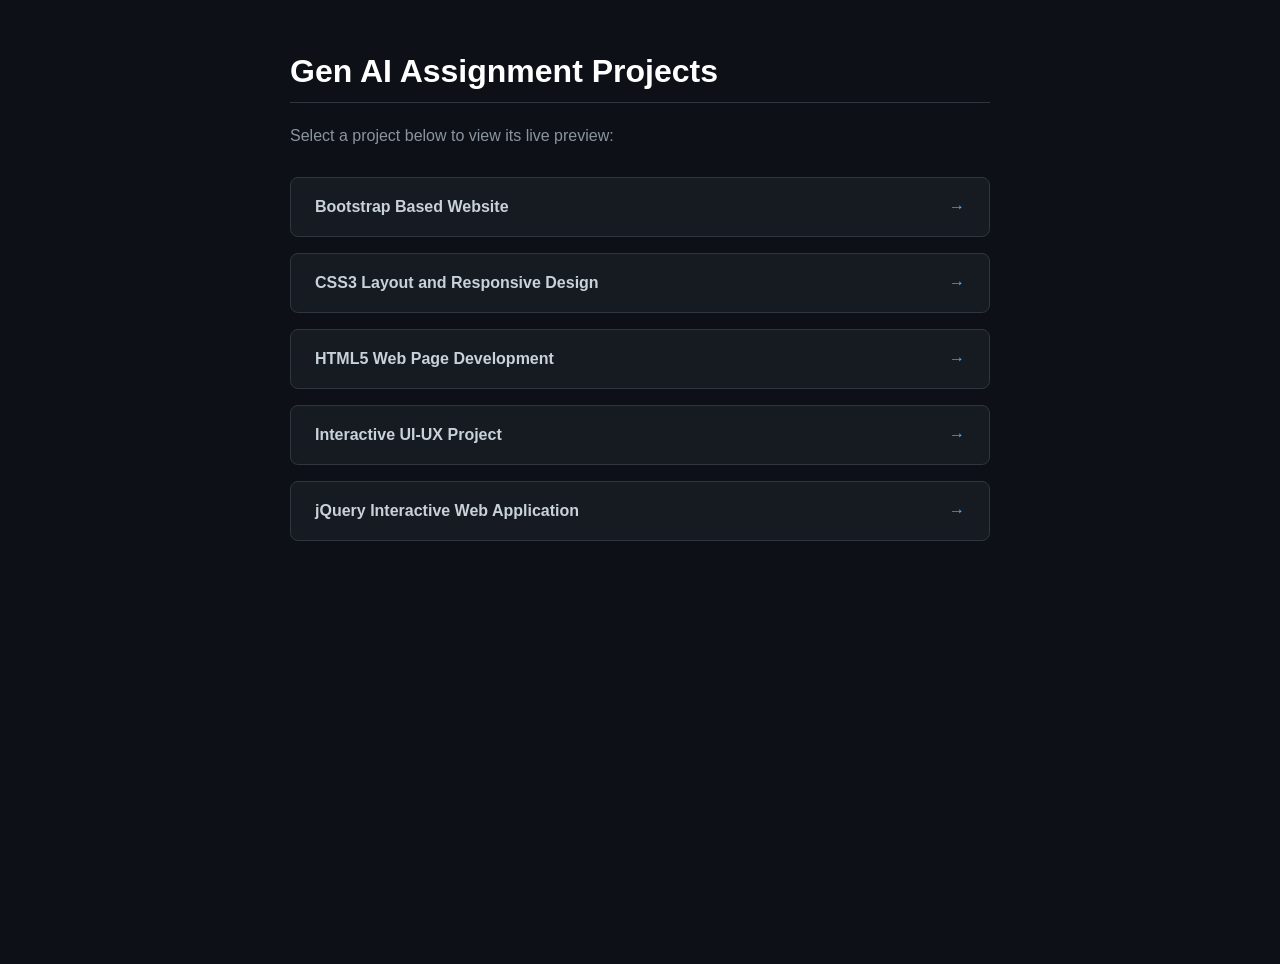
<file: Index.html>
<!DOCTYPE html>
<html lang="en">
<head>
  <meta charset="UTF-8" />
  <meta name="viewport" content="width=device-width, initial-scale=1.0" />
  <title>Gen AI Assignment Portal</title>
  <style>
    :root {
      --bg-color: #0d1117;
      --card-bg: #161b22;
      --border-color: #30363d;
      --text-color: #c9d1d9;
      --accent-color: #58a6ff;
      --hover-bg: #21262d;
    }

    body {
      font-family: -apple-system, BlinkMacSystemFont, "Segoe UI", Roboto, Helvetica, Arial, sans-serif;
      background-color: var(--bg-color);
      color: var(--text-color);
      margin: 0;
      padding: 2rem;
      display: flex;
      flex-direction: column;
      align-items: center;
      min-height: 100vh;
    }

    .container {
      max-width: 700px;
      width: 100%;
    }

    h1 {
      color: #ffffff;
      font-size: 2rem;
      border-bottom: 1px solid var(--border-color);
      padding-bottom: 0.75rem;
      margin-bottom: 1.5rem;
    }

    p {
      color: #8b949e;
      margin-bottom: 2rem;
    }

    .list {
      display: flex;
      flex-direction: column;
      gap: 1rem;
    }

    .card {
      display: flex;
      justify-content: space-between;
      align-items: center;
      background-color: var(--card-bg);
      border: 1px solid var(--border-color);
      border-radius: 8px;
      padding: 1.25rem 1.5rem;
      text-decoration: none;
      color: var(--text-color);
      font-weight: 600;
      transition: all 0.2s ease-in-out;
    }

    .card:hover {
      background-color: var(--hover-bg);
      border-color: var(--accent-color);
      transform: translateY(-2px);
    }

    .card span {
      color: var(--accent-color);
    }
  </style>
</head>
<body>

  <div class="container">
    <h1>Gen AI Assignment Projects</h1>
    <p>Select a project below to view its live preview:</p>

    <div class="list">
      <a class="card" href="./Bootstrap-Based Website/">
        Bootstrap Based Website <span>&rarr;</span>
      </a>
      <a class="card" href="./CSS3 and Responsive Design/">
        CSS3 Layout and Responsive Design <span>&rarr;</span>
      </a>
      <a class="card" href="./HTML5 Web Page development/">
        HTML5 Web Page Development <span>&rarr;</span>
      </a>
      <a class="card" href="./Integrated UI UX Project/">
        Interactive UI-UX Project <span>&rarr;</span>
      </a>
      <a class="card" href="./jQuery Interactive Web Application/">
        jQuery Interactive Web Application <span>&rarr;</span>
      </a>
    </div>
  </div>

</body>
</html>
</file>
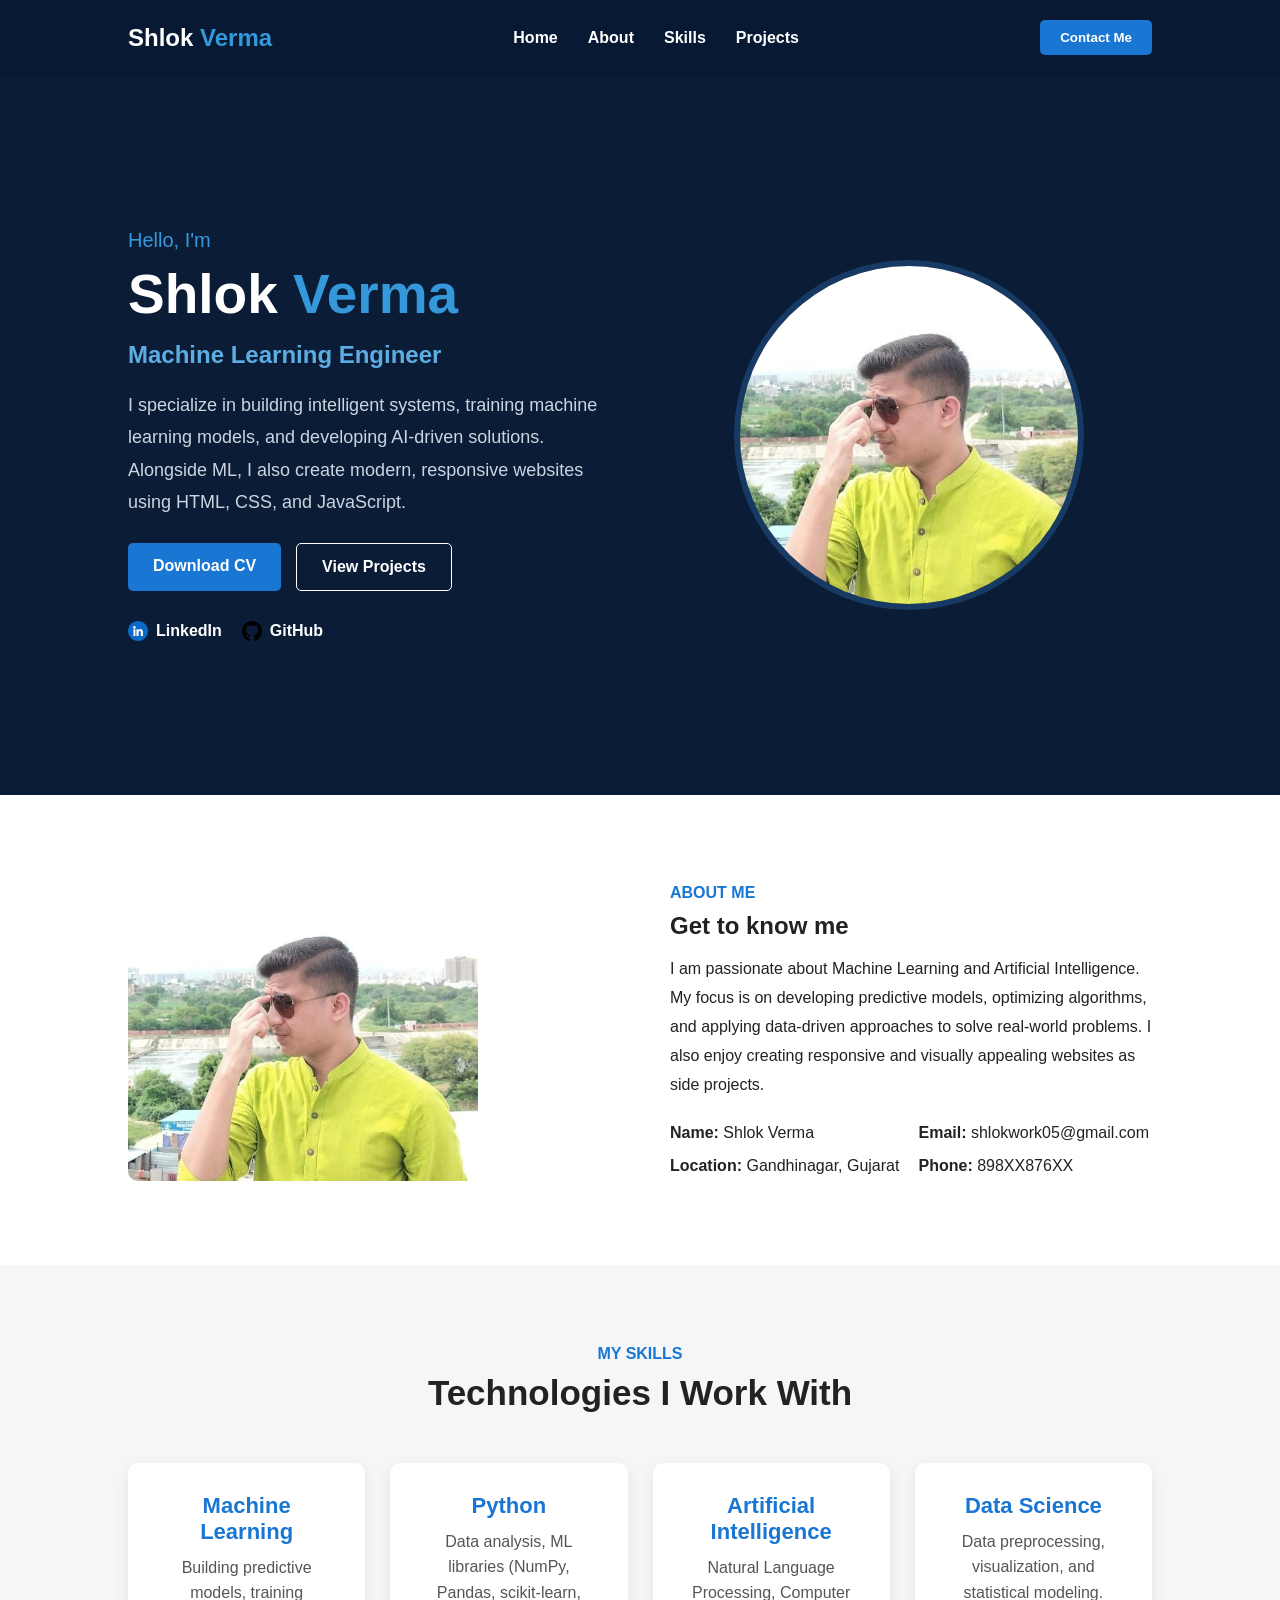
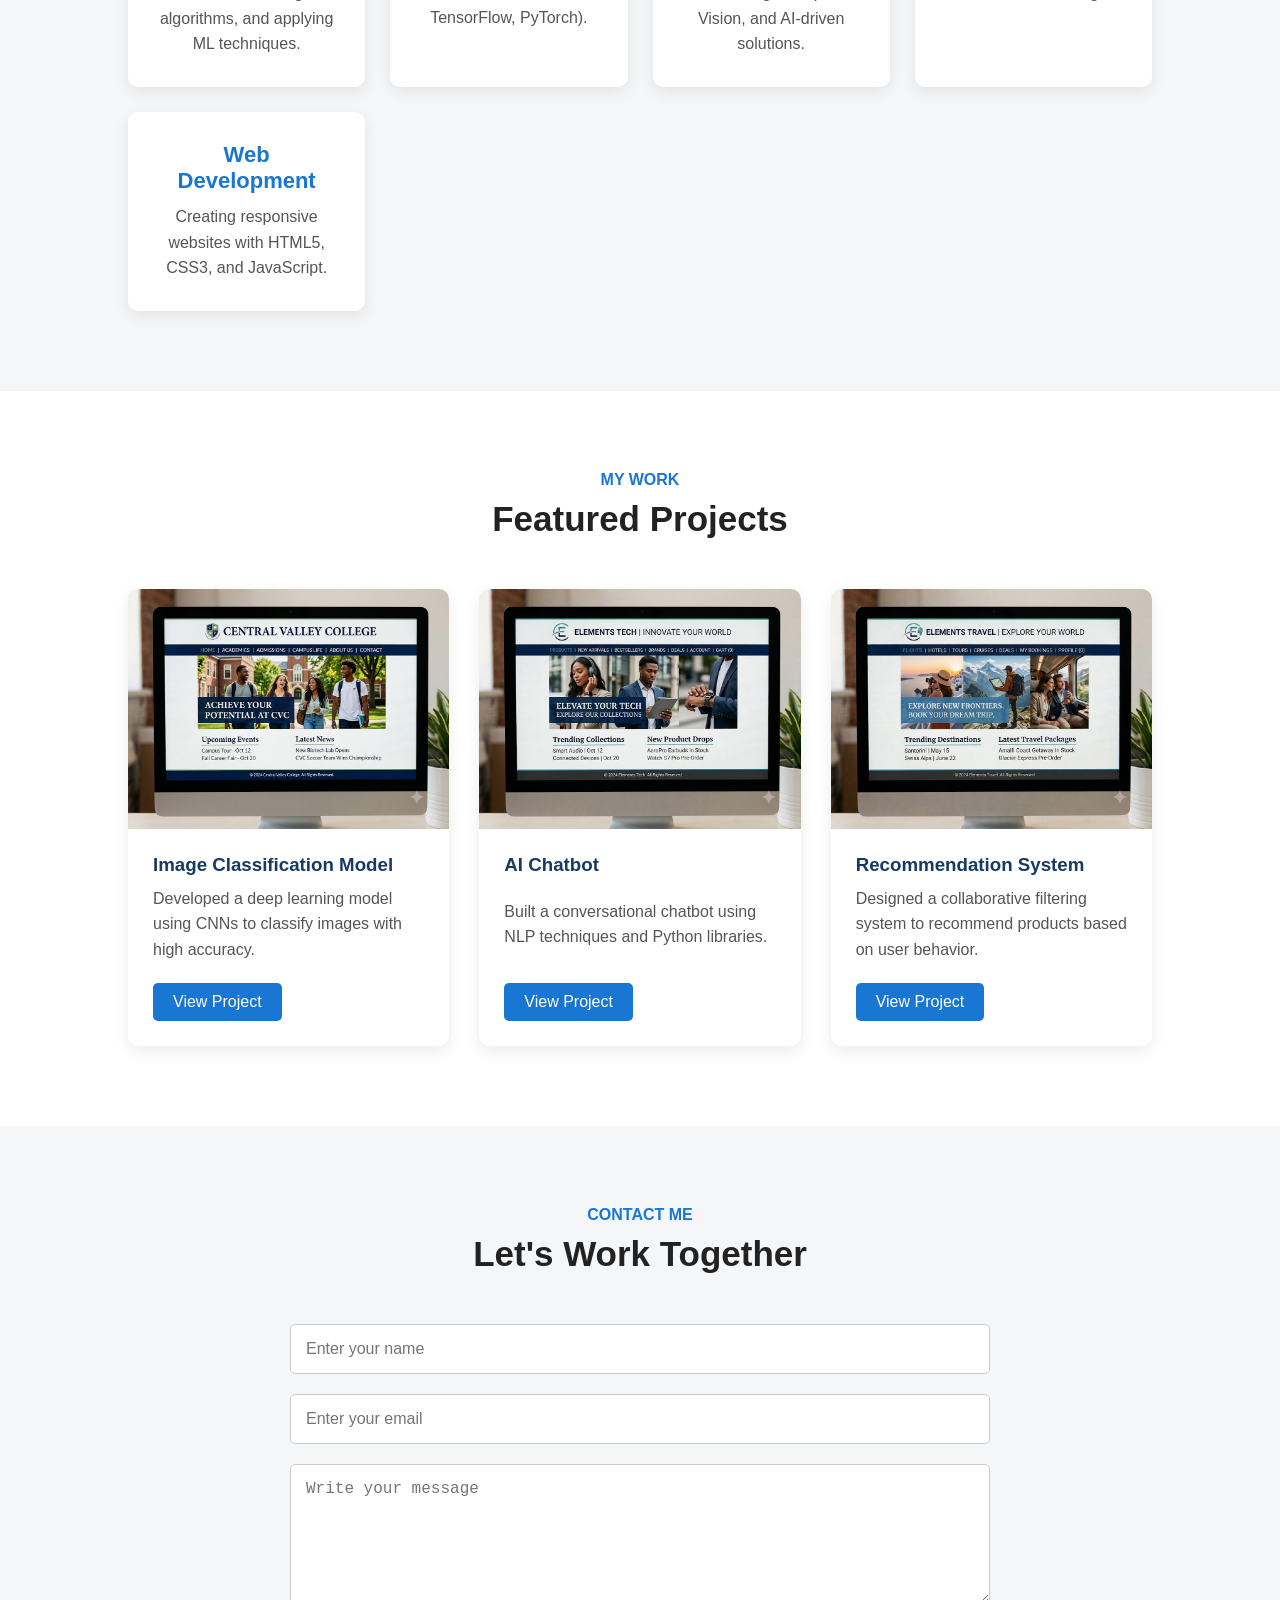
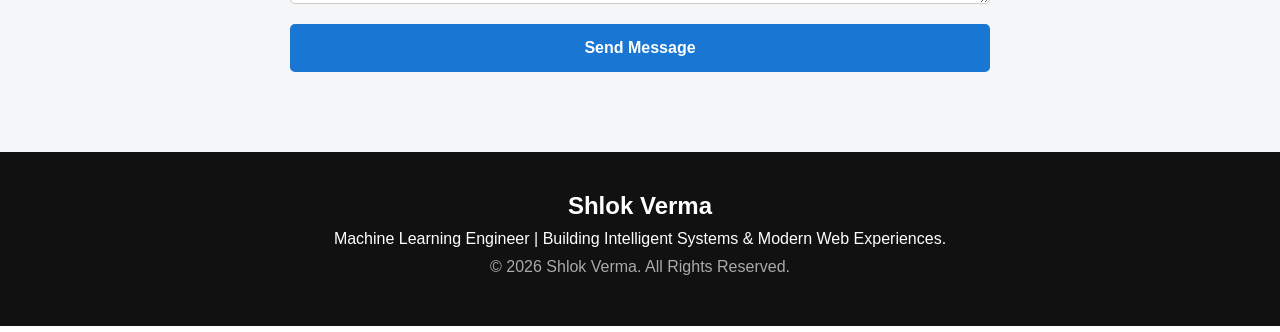
<file: CSS3 and Responsive Design/index.html>
<!DOCTYPE html>
<html lang="en">
<head>
  <meta charset="UTF-8">
  <meta name="viewport" content="width=device-width, initial-scale=1.0">
  <title>Portfolio - Shlok Verma</title>
  <link rel="stylesheet" href="style.css">
</head>
<body>
  <!-- Navigation -->
  <nav class="navbar">
    <div class="logo">Shlok <span>Verma</span></div>
    <ul class="nav-links">
      <li><a href="#home">Home</a></li>
      <li><a href="#about">About</a></li>
      <li><a href="#skills">Skills</a></li>
      <li><a href="#projects">Projects</a></li>
    </ul>
    <button type="button" class="contact-btn" onclick="window.location.href='#contact'">Contact Me</button>
  </nav>

  <!-- Hero Section -->
  <section class="hero" id="home">
    <div class="hero-content">
      <p class="hello">Hello, I'm</p>
      <h1>Shlok <span>Verma</span></h1>
      <h2>Machine Learning Engineer</h2>
      <p class="hero-text">
        I specialize in building intelligent systems, training machine learning models, and developing AI-driven solutions. Alongside ML, I also create modern, responsive websites using HTML, CSS, and JavaScript.
      </p>

      <div class="hero-buttons">
        <a href="#" class="primary-btn">Download CV</a>
        <a href="#projects" class="secondary-btn">View Projects</a>
      </div>

      <!-- Social Icons -->
      <div class="social-icons">
        <a href="https://www.linkedin.com/in/shlok-verma" target="_blank" rel="noopener">
          <img src="images/linkedin.png" alt="LinkedIn"> LinkedIn
        </a>
        <a href="https://github.com/" target="_blank" rel="noopener">
          <img src="images/github.png" alt="GitHub"> GitHub
        </a>
      </div>
    </div>

    <div class="hero-image">
      <img src="images/WhatsApp Image 2026-09-02 at 09.38.52.jpeg" alt="Shlok Verma">
    </div>
  </section>

  <!-- About Section -->
  <section class="about section" id="about">
    <div class="about-image">
      <img src="images/WhatsApp Image 2026-09-02 at 09.38.52.jpeg" alt="About Shlok Verma">
    </div>
    <div class="about-content">
      <p class="section-small-title">ABOUT ME</p>
      <h2>Get to know me</h2>
      <p class="about-text">
        I am passionate about Machine Learning and Artificial Intelligence. My focus is on developing predictive models, optimizing algorithms, and applying data-driven approaches to solve real-world problems. I also enjoy creating responsive and visually appealing websites as side projects.
      </p>
      <div class="personal-info">
        <div><strong>Name:</strong> Shlok Verma</div>
        <div><strong>Email:</strong> shlokwork05@gmail.com</div>
        <div><strong>Location:</strong> Gandhinagar, Gujarat</div>
        <div><strong>Phone:</strong> 898XX876XX</div>
      </div>
    </div>
  </section>

  <!-- Skills Section -->
  <section class="skills section" id="skills">
    <div class="section-heading">
      <p class="section-small-title">MY SKILLS</p>
      <h2>Technologies I Work With</h2>
    </div>
    <div class="skill-grid">
      <div class="skill-card">
        <h3>Machine Learning</h3>
        <p>Building predictive models, training algorithms, and applying ML techniques.</p>
      </div>
      <div class="skill-card">
        <h3>Python</h3>
        <p>Data analysis, ML libraries (NumPy, Pandas, scikit‑learn, TensorFlow, PyTorch).</p>
      </div>
      <div class="skill-card">
        <h3>Artificial Intelligence</h3>
        <p>Natural Language Processing, Computer Vision, and AI‑driven solutions.</p>
      </div>
      <div class="skill-card">
        <h3>Data Science</h3>
        <p>Data preprocessing, visualization, and statistical modeling.</p>
      </div>
      <div class="skill-card">
        <h3>Web Development</h3>
        <p>Creating responsive websites with HTML5, CSS3, and JavaScript.</p>
      </div>
    </div>
  </section>

  <!-- Projects Section -->
  <section class="projects-section section" id="projects">
    <div class="section-heading">
      <p class="section-small-title">MY WORK</p>
      <h2>Featured Projects</h2>
    </div>
    <div class="projects-grid">
      <div class="project-card">
        <img src="images/24b189a9-424b-4705-92d7-2bc35686fea1.jpg" alt="Image Classification Model">
        <div class="project-content">
          <h3>Image Classification Model</h3>
          <p>Developed a deep learning model using CNNs to classify images with high accuracy.</p>
          <a href="#">View Project</a>
        </div>
      </div>
      <div class="project-card">
        <img src="images/29985856-85a7-46c0-a316-e4099d983228.jpg" alt="AI Chatbot">
        <div class="project-content">
          <h3>AI Chatbot</h3>
          <p>Built a conversational chatbot using NLP techniques and Python libraries.</p>
          <a href="#">View Project</a>
        </div>
      </div>
      <div class="project-card">
        <img src="images/4310f818-cbf0-483b-bbc7-f145c7c9571d.jpg" alt="Recommendation System">
        <div class="project-content">
          <h3>Recommendation System</h3>
          <p>Designed a collaborative filtering system to recommend products based on user behavior.</p>
          <a href="#">View Project</a>
        </div>
      </div>
    </div>
  </section>

  <!-- Contact Section -->
  <section class="contact section" id="contact">
    <div class="section-heading">
      <p class="section-small-title">CONTACT ME</p>
      <h2>Let's Work Together</h2>
    </div>
    <form class="contact-form">
      <input type="text" placeholder="Enter your name" required>
      <input type="email" placeholder="Enter your email" required>
      <textarea placeholder="Write your message" rows="6" required></textarea>
      <button type="submit">Send Message</button>
    </form>
  </section>

  <!-- Footer -->
  <footer>
    <h2>Shlok Verma</h2>
    <p>Machine Learning Engineer | Building Intelligent Systems & Modern Web Experiences.</p>
    <p class="copyright">&copy; 2026 Shlok Verma. All Rights Reserved.</p>
  </footer>
</body>
</html>
</file>
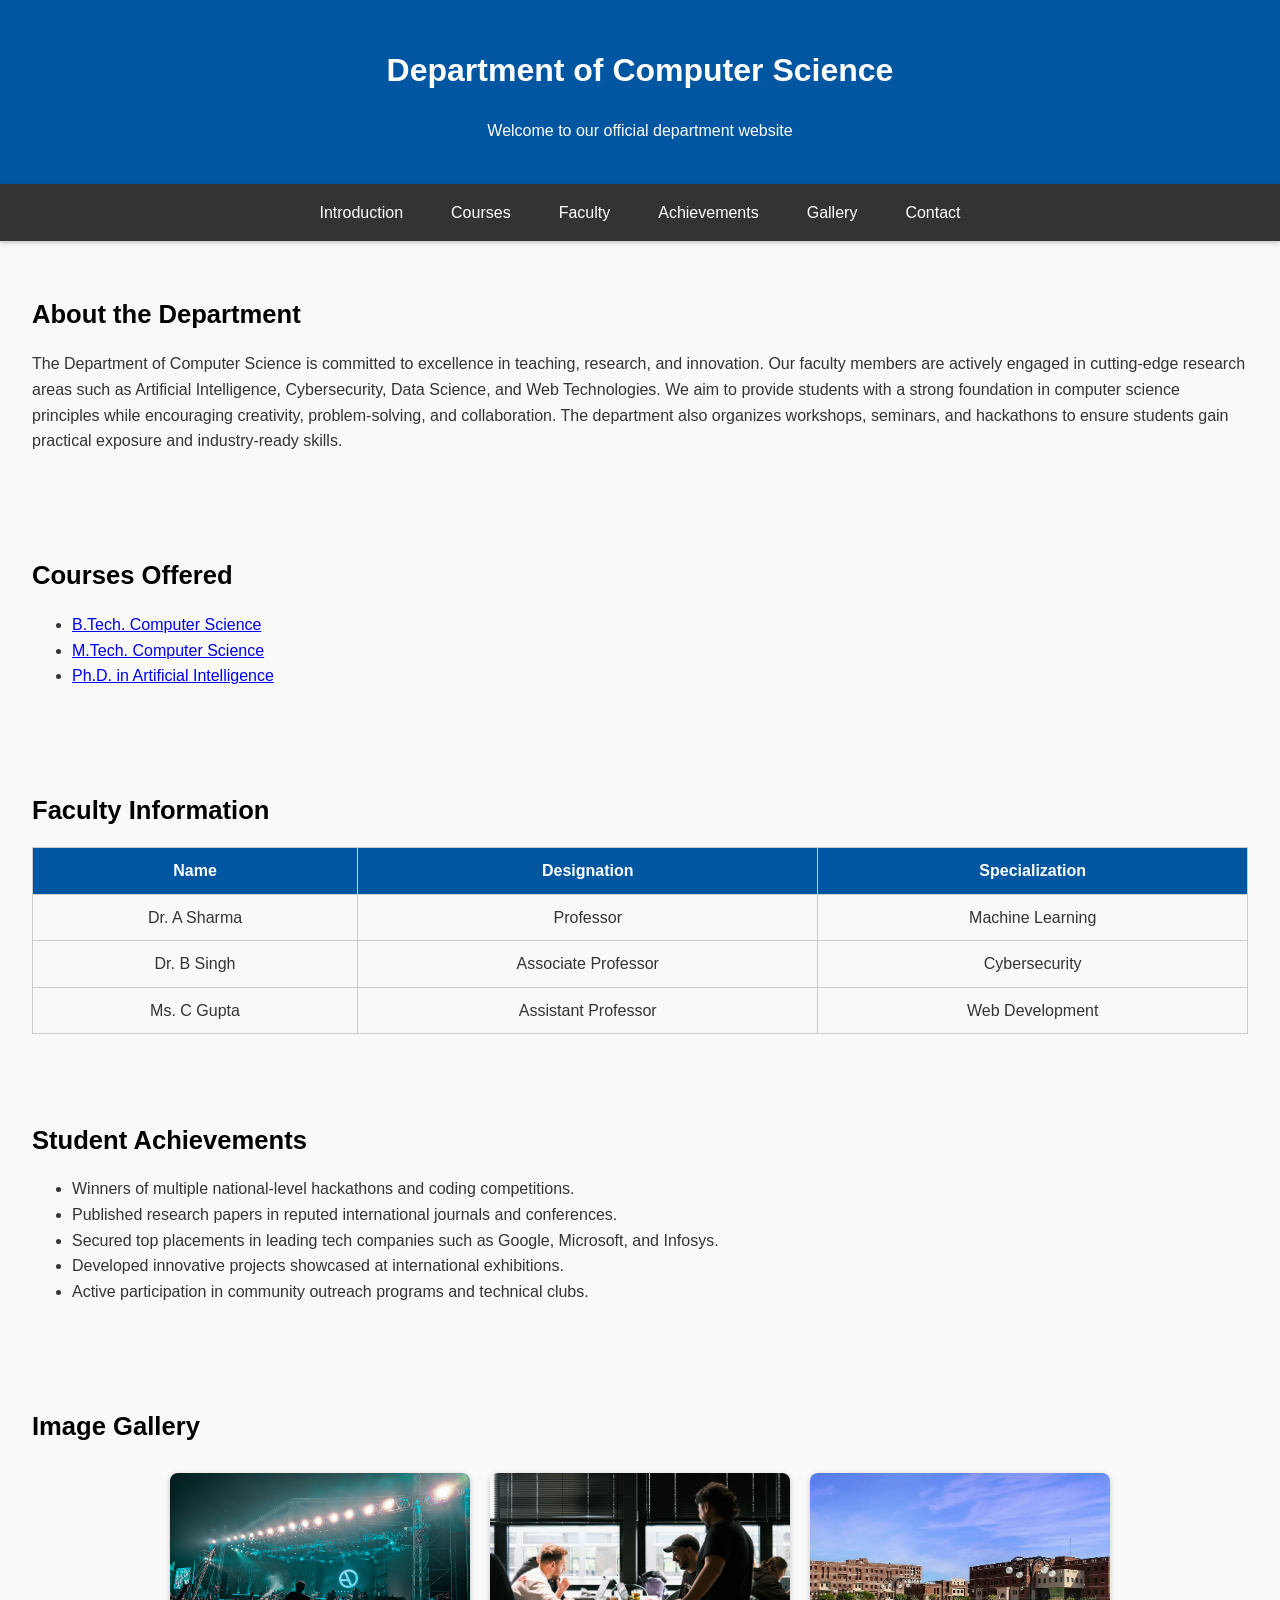
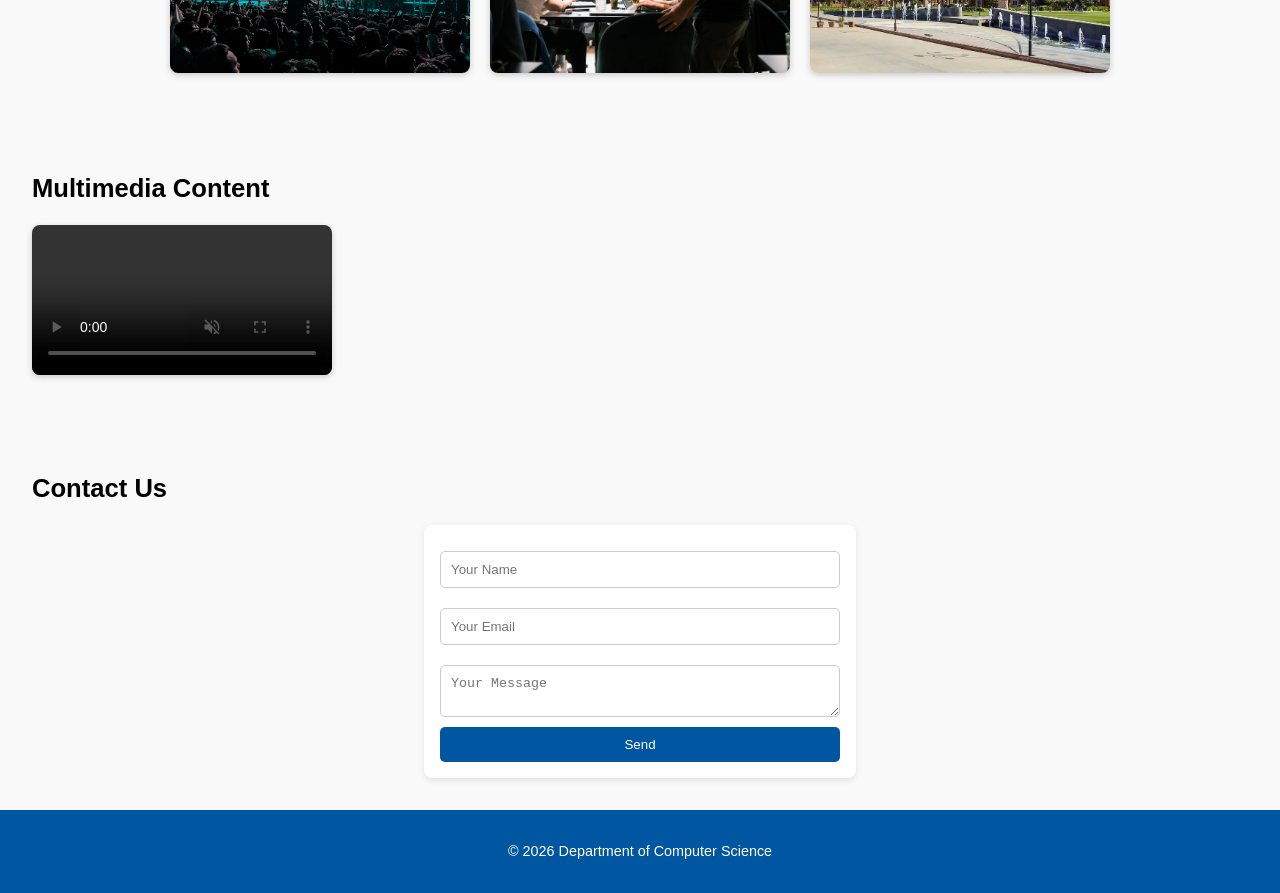
<file: HTML5 Web Page development/index.html>
<!DOCTYPE html>
<html lang="en">
<head>
  <meta charset="UTF-8">
  <meta name="viewport" content="width=device-width, initial-scale=1.0">
  <title>College Department Website</title>
  <style>
    body {
      font-family: Arial, Helvetica, sans-serif;
      margin: 0;
      line-height: 1.6;
      background: #f9f9f9;
      color: #333;
    }

    header {
      background: #0056A0;
      color: white;
      padding: 1.5rem;
      text-align: center;
    }

    nav {
      background: #333;
      display: flex;
      flex-wrap: wrap;
      justify-content: center;
      box-shadow: 0 2px 4px rgba(0,0,0,0.2);
    }
    nav a {
      color: white;
      padding: 1rem 1.5rem;
      text-decoration: none;
      transition: background 0.3s;
    }
    nav a:hover {
      background: #0073CF;
    }

    section {
      padding: 2rem;
    }
    section h2 {
      text-align: left;
      margin-bottom: 1rem;
      color: #000000;
      font-size: 1.6rem;
    }

    /* Table styling */
    table {
      width: 100%;
      border-collapse: collapse;
      margin-top: 1rem;
    }
    table th, table td {
      border: 1px solid #ccc;
      padding: 10px;
      text-align: center;
    }
    table th {
      background: #0056A0;
      color: white;
    }

    /* Gallery styling */
    .gallery {
      display: flex;
      flex-wrap: wrap;
      justify-content: center;
      margin-top: 1rem;
    }
    .gallery img {
      width: 300px;
      height: 200px;
      object-fit: cover;
      margin: 10px;
      border-radius: 8px;
      box-shadow: 0 2px 6px rgba(0,0,0,0.2);
      transition: transform 0.3s;
    }
    .gallery img:hover {
      transform: scale(1.05);
    }

    /* Video styling */
    video {
      max-width: 100%;
      height: auto;
      border-radius: 8px;
      box-shadow: 0 2px 6px rgba(0,0,0,0.2);
    }

    /* Contact form styling */
    form {
      display: flex;
      flex-direction: column;
      max-width: 400px;
      margin: auto;
      background: #fff;
      padding: 1rem;
      border-radius: 8px;
      box-shadow: 0 2px 6px rgba(0,0,0,0.1);
    }
    form input, form textarea {
      margin: 10px 0;
      padding: 10px;
      border: 1px solid #ccc;
      border-radius: 5px;
    }
    form button {
      background: #0056A0;
      color: white;
      padding: 10px;
      border: none;
      border-radius: 5px;
      cursor: pointer;
      transition: background 0.3s;
    }
    form button:hover {
      background: #0073CF;
    }

    footer {
      background: #0056A0;
      color: white;
      text-align: center;
      padding: 1rem;
      font-size: 0.9rem;
    }

    /* Responsive design */
    @media (max-width: 768px) {
      nav {
        flex-direction: column;
      }
      .gallery img {
        width: 90%;
        height: auto;
      }
      section {
        padding: 1rem;
      }
    }
  </style>
</head>
<body>

  <!-- Header -->
  <header>
    <h1>Department of Computer Science</h1>
    <p>Welcome to our official department website</p>
  </header>

  <!-- Navigation -->
  <nav>
    <a href="#intro">Introduction</a>
    <a href="#courses">Courses</a>
    <a href="#faculty">Faculty</a>
    <a href="#achievements">Achievements</a>
    <a href="#gallery">Gallery</a>
    <a href="#contact">Contact</a>
  </nav>

  <!-- Introduction -->
  <section id="intro">
    <h2>About the Department</h2>
    <p>
      The Department of Computer Science is committed to excellence in teaching, research, and innovation. 
      Our faculty members are actively engaged in cutting-edge research areas such as Artificial Intelligence, 
      Cybersecurity, Data Science, and Web Technologies. We aim to provide students with a strong foundation 
      in computer science principles while encouraging creativity, problem-solving, and collaboration. 
      The department also organizes workshops, seminars, and hackathons to ensure students gain practical 
      exposure and industry-ready skills.
    </p>
  </section>

  <!-- Courses -->
  <section id="courses">
    <h2>Courses Offered</h2>
    <ul>
      <li><a href="btech.html">B.Tech. Computer Science</a></li>
      <li><a href="mtech.html">M.Tech. Computer Science</a></li>
      <li><a href="phd.html">Ph.D. in Artificial Intelligence</a></li>
    </ul>
  </section>

  <!-- Faculty -->
  <section id="faculty">
    <h2>Faculty Information</h2>
    <table>
      <tr><th>Name</th><th>Designation</th><th>Specialization</th></tr>
      <tr><td>Dr. A Sharma</td><td>Professor</td><td>Machine Learning</td></tr>
      <tr><td>Dr. B Singh</td><td>Associate Professor</td><td>Cybersecurity</td></tr>
      <tr><td>Ms. C Gupta</td><td>Assistant Professor</td><td>Web Development</td></tr>
    </table>
  </section>

  <!-- Achievements -->
  <section id="achievements">
    <h2>Student Achievements</h2>
    <ul>
      <li>Winners of multiple national-level hackathons and coding competitions.</li>
      <li>Published research papers in reputed international journals and conferences.</li>
      <li>Secured top placements in leading tech companies such as Google, Microsoft, and Infosys.</li>
      <li>Developed innovative projects showcased at international exhibitions.</li>
      <li>Active participation in community outreach programs and technical clubs.</li>
    </ul>
  </section>

  <!-- Gallery -->
  <section id="gallery">
    <h2>Image Gallery</h2>
    <div class="gallery">
      <img src="Images and Videos/pexels-didarul-islam-2470780-4107696.jpg" alt="Gallery Image 1">
      <img src="Images and Videos/pexels-mati-18678225.jpg" alt="Gallery Image 2">
      <img src="Images and Videos/1742973882phpCFlgcT.jpeg" alt="Gallery Image 3">
    </div>
  </section>

  <!-- Multimedia -->
  <section id="multimedia">
    <h2>Multimedia Content</h2>
    <video controls autoplay loop muted>
      <source src="Images and Videos/istockphoto-2227548387-640_adpp_is.mp4" type="video/mp4">
      Your browser does not support the video tag.
    </video>
  </section>

  <!-- Contact Form -->
  <section id="contact">
    <h2>Contact Us</h2>
    <form>
      <input type="text" placeholder="Your Name" required>
      <input type="email" placeholder="Your Email" required>
      <textarea placeholder="Your Message"></textarea>
      <button type="submit">Send</button>
    </form>
  </section>

  <!-- Footer -->
  <footer>
    <p>&copy; 2026 Department of Computer Science</p>
  </footer>

</body>
</html>
</file>
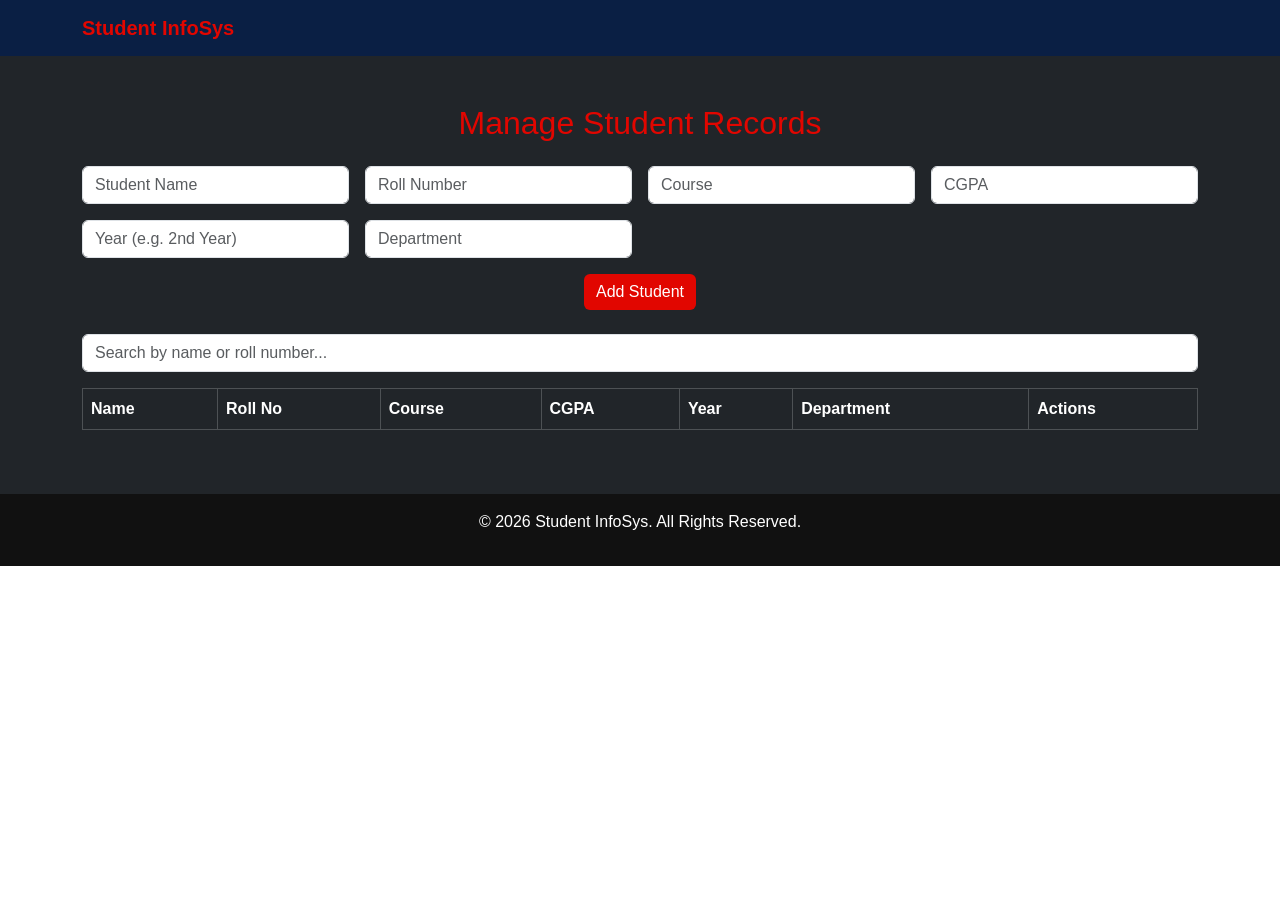
<file: jQuery Interactive Web Application/index.html>
<!DOCTYPE html>
<html lang="en">
<head>
  <meta charset="UTF-8">
  <meta name="viewport" content="width=device-width, initial-scale=1">
  <title>Student Information System</title>
  <!-- Bootstrap CSS -->
  <link href="https://cdn.jsdelivr.net/npm/bootstrap@5.3.2/dist/css/bootstrap.min.css" rel="stylesheet">
  <!-- Custom CSS -->
  <link rel="stylesheet" href="style.css">
</head>
<body>

  <!-- Navbar -->
  <nav class="navbar navbar-expand-lg navbar-dark bg-navy">
    <div class="container">
      <a class="navbar-brand fw-bold text-red" href="#">Student InfoSys</a>
    </div>
  </nav>

  <!-- Main Section -->
  <section class="py-5 bg-dark">
    <div class="container">
      <h2 class="text-red text-center mb-4">Manage Student Records</h2>

      <!-- Form -->
      <form id="studentForm" class="row g-3 mb-4">
        <div class="col-md-3">
          <input type="text" id="name" class="form-control" placeholder="Student Name" required>
        </div>
        <div class="col-md-3">
          <input type="text" id="roll" class="form-control" placeholder="Roll Number" required>
        </div>
        <div class="col-md-3">
          <input type="text" id="course" class="form-control" placeholder="Course" required>
        </div>
        <div class="col-md-3">
          <input type="number" step="0.01" id="cgpa" class="form-control" placeholder="CGPA" required>
        </div>
        <div class="col-md-3">
          <input type="text" id="year" class="form-control" placeholder="Year (e.g. 2nd Year)" required>
        </div>
        <div class="col-md-3">
          <input type="text" id="dept" class="form-control" placeholder="Department" required>
        </div>
        <div class="col-12 text-center">
          <button type="submit" id="submitBtn" class="btn btn-red">Add Student</button>
          <button type="button" id="cancelEditBtn" class="btn btn-outline-light d-none ms-2">Cancel</button>
        </div>
      </form>

      <!-- Search -->
      <div class="mb-3">
        <input type="text" id="searchBox" class="form-control" placeholder="Search by name or roll number...">
      </div>

      <!-- Table -->
      <table class="table table-bordered table-striped table-dark">
        <thead class="bg-navy text-white">
          <tr>
            <th>Name</th>
            <th>Roll No</th>
            <th>Course</th>
            <th>CGPA</th>
            <th>Year</th>
            <th>Department</th>
            <th>Actions</th>
          </tr>
        </thead>
        <tbody id="studentTable">
          <!-- Dynamic rows will appear here -->
        </tbody>
      </table>
    </div>
  </section>

  <!-- Footer -->
  <footer class="footer-section text-center py-3 bg-black text-white">
    <p>&copy; 2026 Student InfoSys. All Rights Reserved.</p>
  </footer>

  <!-- jQuery + Bootstrap JS -->
  <script src="https://code.jquery.com/jquery-3.6.0.min.js"></script>
  <script src="https://cdn.jsdelivr.net/npm/bootstrap@5.3.2/dist/js/bootstrap.bundle.min.js"></script>

  <!-- Custom Script -->
  <script>
    $(document).ready(function(){
      let editingId = null;

      function createStudentRow(id, name, roll, course, cgpa, year, dept) {
        return $(`
          <tr data-id="${id}">
            <td>${name}</td>
            <td>${roll}</td>
            <td>${course}</td>
            <td>${cgpa}</td>
            <td>${year}</td>
            <td>${dept}</td>
            <td>
              <button type="button" class="btn btn-sm btn-red edit">Edit</button>
              <button type="button" class="btn btn-sm btn-danger delete">Delete</button>
            </td>
          </tr>
        `);
      }

      function resetForm() {
        $("#studentForm")[0].reset();
        editingId = null;
        $("#submitBtn").text("Add Student");
        $("#cancelEditBtn").addClass("d-none");
      }

      // Add or Update Student
      $("#studentForm").submit(function(e){
        e.preventDefault();

        let name = $.trim($("#name").val());
        let roll = $.trim($("#roll").val());
        let course = $.trim($("#course").val());
        let cgpa = $.trim($("#cgpa").val());
        let year = $.trim($("#year").val());
        let dept = $.trim($("#dept").val());

        if (!name || !roll || !course || !cgpa || !year || !dept) {
          alert("Please fill in all student details.");
          return;
        }

        if (editingId !== null) {
          let row = $("#studentTable tr[data-id='" + editingId + "']");
          row.find("td:eq(0)").text(name);
          row.find("td:eq(1)").text(roll);
          row.find("td:eq(2)").text(course);
          row.find("td:eq(3)").text(cgpa);
          row.find("td:eq(4)").text(year);
          row.find("td:eq(5)").text(dept);
          row.hide().fadeIn(500);
        } else {
          let id = Date.now();
          let row = createStudentRow(id, name, roll, course, cgpa, year, dept);
          row.hide().appendTo("#studentTable").fadeIn(500);
        }

        resetForm();
      });

      // Delete Student
      $(document).on("click", ".delete", function(){
        $(this).closest("tr").fadeOut(300, function(){
          $(this).remove();
        });
      });

      // Edit Student
      $(document).on("click", ".edit", function(){
        let row = $(this).closest("tr");
        editingId = row.data("id");

        $("#name").val(row.find("td:eq(0)").text());
        $("#roll").val(row.find("td:eq(1)").text());
        $("#course").val(row.find("td:eq(2)").text());
        $("#cgpa").val(row.find("td:eq(3)").text());
        $("#year").val(row.find("td:eq(4)").text());
        $("#dept").val(row.find("td:eq(5)").text());

        $("#submitBtn").text("Update Student");
        $("#cancelEditBtn").removeClass("d-none");
        $("#name").focus();
      });

      $("#cancelEditBtn").on("click", function(){
        resetForm();
      });

      // Search Filter
      $("#searchBox").on("keyup", function(){
        let value = $(this).val().toLowerCase();
        $("#studentTable tr").filter(function(){
          $(this).toggle($(this).text().toLowerCase().indexOf(value) > -1);
        });
      });
    });
  </script>
</body>
</html>
</file>
<file: CSS3 and Responsive Design/style.css>
* {
  margin: 0;
  padding: 0;
  box-sizing: border-box;
}

html {
  scroll-behavior: smooth;
}

body {
  font-family: Arial, Helvetica, sans-serif;
  color: #222;
  background: white;
}

a {
  text-decoration: none;
  color: inherit;
}

.section {
  padding: 80px 10%;
}

.section-small-title {
  color: #1976d2;
  font-weight: bold;
  margin-bottom: 10px;
}

.section-heading {
  text-align: center;
  margin-bottom: 50px;
}

.section-heading h2 {
  font-size: 35px;
}

/* Navbar */
.navbar {
  display: flex;
  justify-content: space-between;
  align-items: center;
  padding: 20px 10%;
  background: #081a33;
  color: white;
  position: sticky;
  top: 0;
  z-index: 1000;
}

.logo {
  font-size: 24px;
  font-weight: bold;
}

.logo span {
  color: #3498db;
}

.nav-links {
  display: flex;
  list-style: none;
  gap: 30px;
}

.navbar a {
  color: white;
  font-weight: bold;
  transition: color 0.3s;
}

.navbar a:hover {
  color: #3498db;
}

.contact-btn {
  padding: 10px 20px;
  background: #1976d2;
  color: white;
  border: none;
  border-radius: 5px;
  cursor: pointer;
  font-weight: bold;
  transition: background-color 0.3s;
}

.contact-btn:hover {
  background-color: #0d47a1;
}

/* Hero Section */
.hero {
  min-height: 80vh;
  background: #0b1d36;
  color: white;
  display: flex;
  align-items: center;
  justify-content: space-between;
  padding: 80px 10%;
  gap: 50px;
}

.hero-content,
.hero-image {
  flex: 1;
}

.hello {
  font-size: 20px;
  color: #3498db;
  margin-bottom: 10px;
}

.hero-content h1 {
  font-size: 55px;
  margin-bottom: 15px;
}

.hero-content h1 span {
  color: #3498db;
}

.hero-content h2 {
  font-size: 24px;
  color: #5dade2;
  margin-bottom: 20px;
}

.hero-text {
  font-size: 18px;
  line-height: 1.8;
  color: #cbd5e1;
  margin-bottom: 25px;
  max-width: 500px;
}

/* Action Buttons */
.hero-buttons {
  display: flex;
  gap: 15px;
  margin-bottom: 30px;
}

.primary-btn,
.secondary-btn {
  padding: 14px 25px;
  border-radius: 5px;
  font-weight: bold;
  transition: all 0.3s ease;
}

.primary-btn {
  background: #1976d2;
  color: white;
}

.primary-btn:hover {
  background: #0d47a1;
  transform: translateY(-3px);
}

.secondary-btn {
  border: 1px solid white;
  color: white;
}

.secondary-btn:hover {
  background: white;
  color: #081a33;
}

/* Social Links (Instagram removed) */
.social-icons {
  display: flex;
  gap: 20px;
}

.social-icons a {
  color: white;
  font-weight: bold;
  display: flex;
  align-items: center;
  gap: 8px;
  transition: color 0.3s;
}

.social-icons img {
  width: 20px;
  height: 20px;
}

.social-icons a:hover {
  color: #3498db;
}

/* Profile Image */
.hero-image {
  display: flex;
  justify-content: center;
}

.hero-image img {
  width: 350px;
  height: 350px;
  object-fit: cover;
  border-radius: 50%;
  border: 6px solid #163a63;
}

/* About Section */
.about {
  display: flex;
  align-items: center;
  gap: 60px;
}

.about-image, .about-content {
  flex: 1;
}

.about-image img {
  width: 100%;
  max-width: 350px;
  border-radius: 10px;
}

.about-text {
  line-height: 1.8;
  margin-top: 15px;
}

.personal-info {
  margin-top: 25px;
  display: grid;
  grid-template-columns: 1fr 1fr;
  gap: 15px;
}

/* Skills Section */
.skills {
  background: #f4f6f8;
}

.skill-grid {
  display: grid;
  grid-template-columns: repeat(auto-fit, minmax(220px, 1fr));
  gap: 25px;
}

.skill-card {
  background: white;
  padding: 30px;
  text-align: center;
  border-radius: 10px;
  box-shadow: 0 5px 15px rgba(0,0,0,0.08);
  transition: transform 0.3s, box-shadow 0.3s;
}

.skill-card h3 {
  color: #1976d2;
  margin-bottom: 10px;
  font-size: 22px;
}

.skill-card p {
  color: #555;
  line-height: 1.6;
  font-size: 16px;
}

.skill-card:hover {
  transform: translateY(-8px);
  box-shadow: 0 10px 25px rgba(0,0,0,0.15);
}

/* Projects Section */
.projects-grid {
  display: grid;
  grid-template-columns: repeat(auto-fit, minmax(300px, 1fr));
  gap: 30px;
  align-items: stretch;
}

.project-card {
  background: white;
  border-radius: 10px;
  overflow: hidden;
  box-shadow: 0 5px 15px rgba(0,0,0,0.08);
  transition: transform 0.3s, box-shadow 0.3s;
  display: flex;
  flex-direction: column;
}

.project-card:hover {
  transform: translateY(-8px);
  box-shadow: 0 15px 30px rgba(0,0,0,0.15);
}

.project-card img {
  width: 100%;
  height: auto;
  display: block;
  object-fit: cover;
}

.project-content {
  padding: 25px;
  display: flex;
  flex-direction: column;
  flex-grow: 1;
  justify-content: space-between;
}

.project-content h3 {
  margin-bottom: 10px;
  color: #163a63;
}

.project-content p {
  line-height: 1.6;
  margin-bottom: 20px;
  color: #555;
}

.project-content a {
  background: #1976d2;
  color: white;
  padding: 10px 20px;
  border-radius: 5px;
  font-weight: 500;
  align-self: flex-start;
  transition: background 0.3s;
}

.project-content a:hover {
  background: #0d47a1;
}

/* Contact Section */
.contact {
  background: #f4f6f8;
}

.contact-form {
  max-width: 700px;
  margin: auto;
  display: flex;
  flex-direction: column;
  gap: 20px;
}

.contact-form input,
.contact-form textarea {
  padding: 15px;
  border: 1px solid #ccc;
  border-radius: 5px;
  font-size: 16px;
  width: 100%;
}

.contact-form button {
  background: #1976d2;
  color: white;
  border: none;
  padding: 15px;
  font-size: 16px;
  border-radius: 5px;
  cursor: pointer;
  font-weight: bold;
  transition: background 0.3s;
}

.contact-form button:hover {
  background: #0d47a1;
}

/* Footer */
footer {
  background: #111;
  color: white;
  text-align: center;
  padding: 40px 20px;
}

footer h2,
footer p {
  margin-bottom: 10px;
}

.copyright {
  color: #aaa;
}

/* Responsive Styles */
@media (max-width: 768px) {
  .navbar {
    flex-direction: column;
    gap: 20px;
  }

  .nav-links {
    flex-wrap: wrap;
    justify-content: center;
    gap: 15px;
  }

  .hero,
    .about {
        flex-direction: column;
        text-align: center;
    }   
}
</file>
<file: jQuery Interactive Web Application/style.css>
body {
  font-family: Arial, Helvetica, sans-serif;
}

/* Red Bull Racing Inspired Colors */
.bg-navy { background-color: #0a1f44 !important; } /* deep navy */
.bg-black { background-color: #111 !important; }
.text-red { color: #e10600; } /* F1 red */

.btn-red {
  background-color: #e10600;
  color: white;
  border: none;
  transition: 0.3s;
}
.btn-red:hover {
  background-color: #b00000;
}

/* Footer */
.footer-section {
  background: #111;
  color: #ccc;
}
</file>
